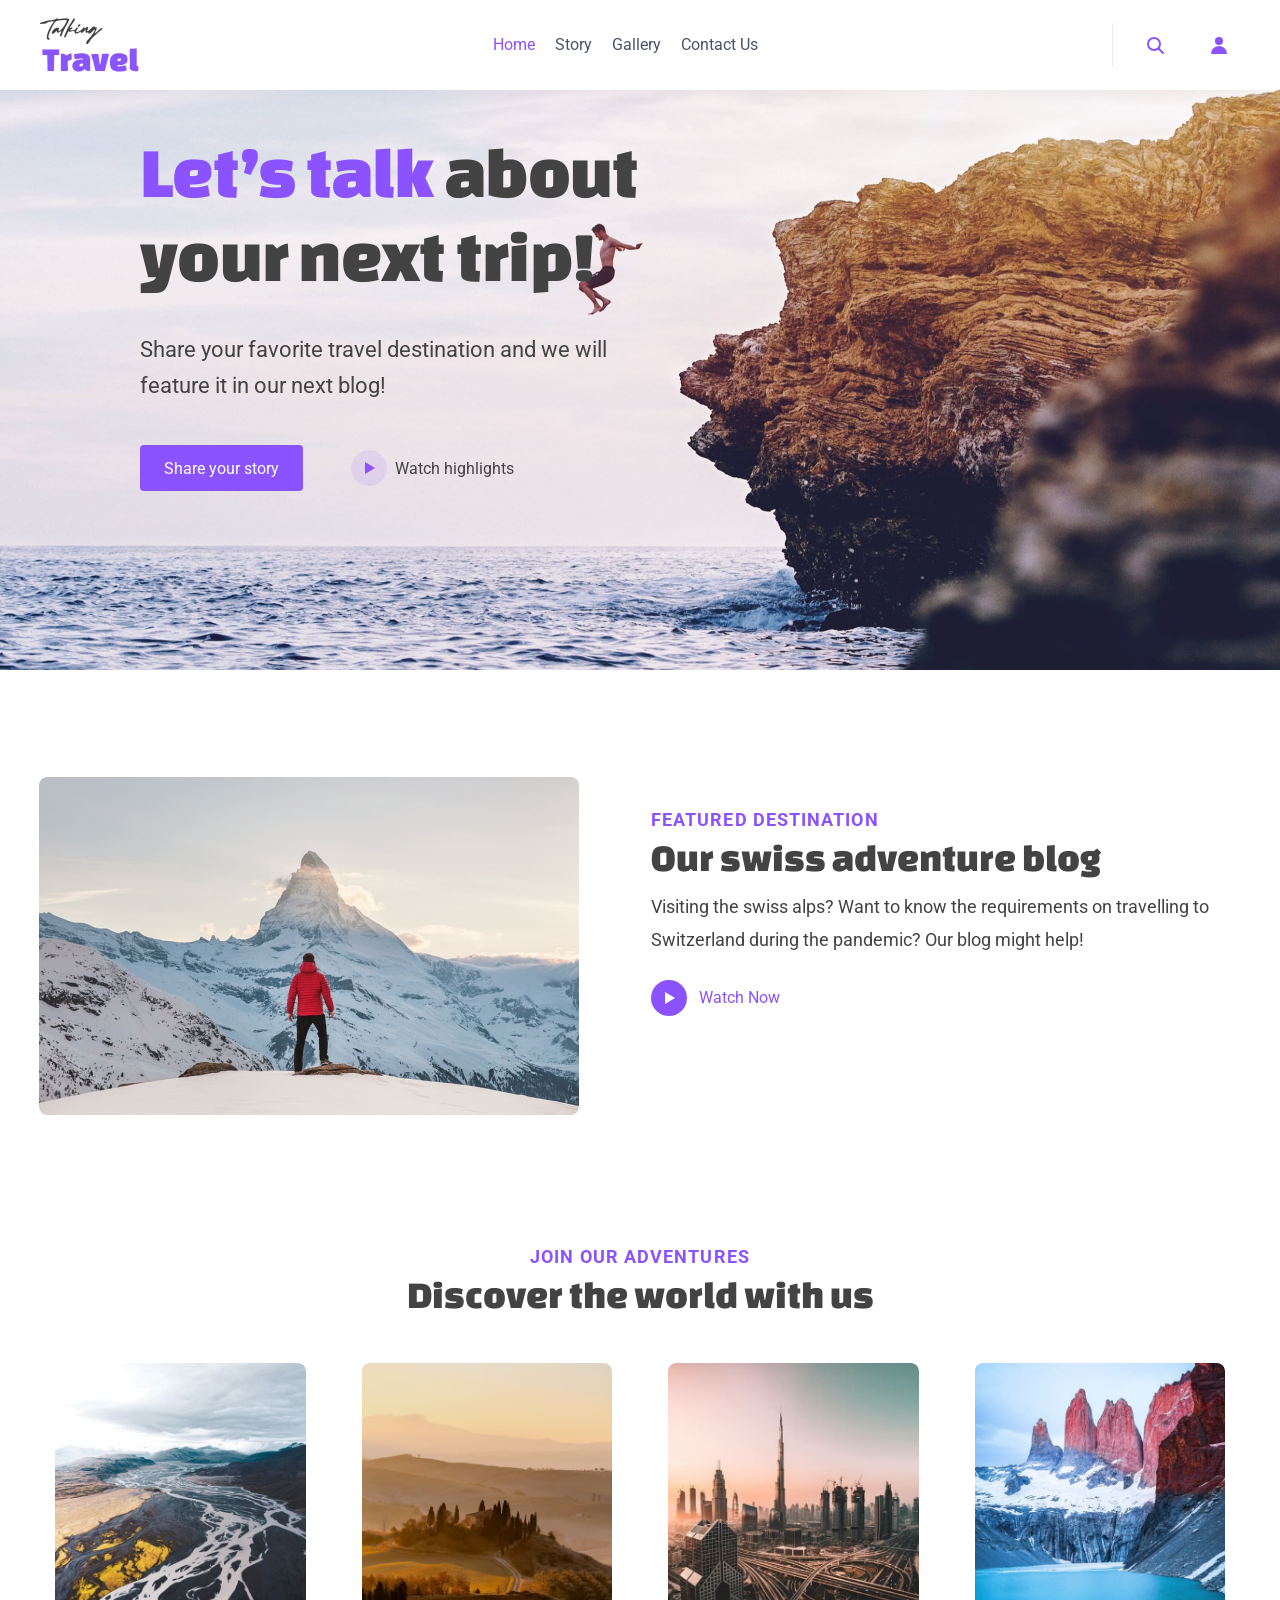
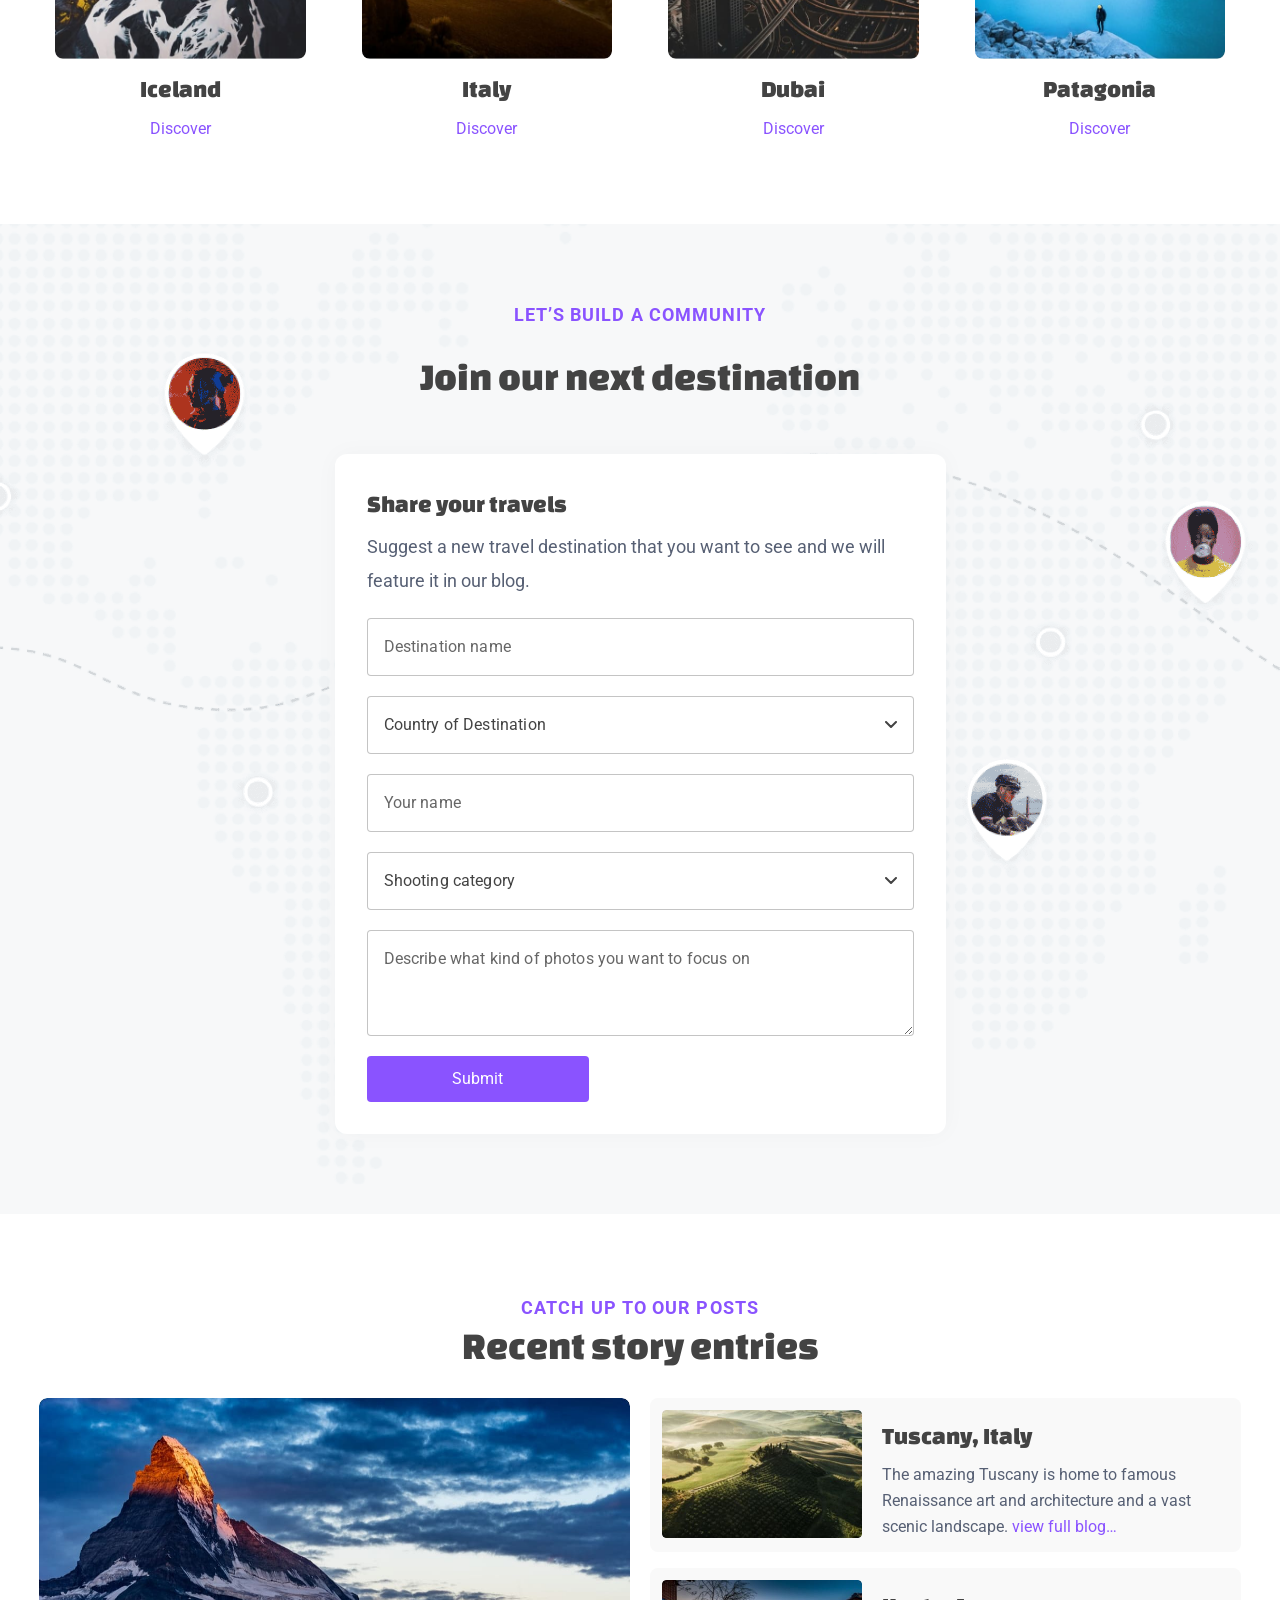
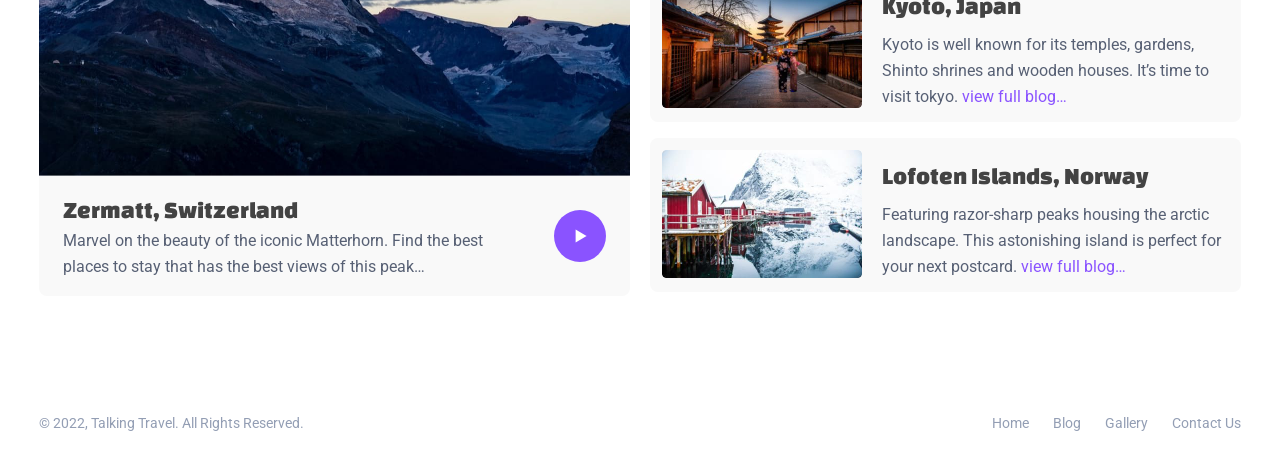
<file: index.html>
<!DOCTYPE html>
<html lang="ru">
<head>
  <meta charset="utf-8">
  <meta name="viewport" content="width=device-width, initial-scale=1">
  <title>Talking Travel — сообщество путешественников</title>
  <link rel="preconnect" href="https://fonts.googleapis.com">
  <link rel="preconnect" href="https://fonts.gstatic.com" crossorigin>
  <link href="https://fonts.googleapis.com/css2?family=Changa+One:ital@0;1&family=Roboto:ital,wght@0,400;0,700;1,400&display=swap" rel="stylesheet">
  <link rel="stylesheet" href="./css/style.css">
</head>
<body>
  <a class="skip-link" href="#main">Перейти к основному содержимому</a>

  <header class="site-header">
    <div class="container site-header__inner">
      <a class="logo" href="./index.html" aria-label="Talking Travel — на главную">
        <img class="logo__image" src="./img/logo.svg" alt="" width="100" height="64">
      </a>

      <nav class="site-nav" aria-label="Основная навигация">
        <ul class="site-nav__list">
          <li><a class="site-nav__link site-nav__link--active" href="./index.html" aria-current="page">Home</a></li>
          <li><a class="site-nav__link" href="./blog.html">Story</a></li>
          <li><a class="site-nav__link" href="#">Gallery</a></li>
          <li><a class="site-nav__link" href="#">Contact Us</a></li>
        </ul>
      </nav>

      <div class="site-header__actions">
        <button class="icon-button" type="button" aria-label="Поиск">
          <svg width="20" height="20" viewBox="0 0 20 20" fill="none" aria-hidden="true">
            <circle cx="9" cy="9" r="6" stroke="currentColor" stroke-width="2"/>
            <line x1="13.5" y1="13.5" x2="18" y2="18" stroke="currentColor" stroke-width="2" stroke-linecap="round"/>
          </svg>
        </button>
        <a class="icon-button" href="#" aria-label="Профиль">
          <svg width="24" height="24" viewBox="0 0 24 24" fill="none" aria-hidden="true">
            <circle cx="12" cy="8" r="4" fill="currentColor"/>
            <path d="M4 21c0-4.4 3.6-8 8-8s8 3.6 8 8" fill="currentColor"/>
          </svg>
        </a>
      </div>
    </div>
  </header>

  <main id="main">

    <section class="hero" aria-label="Главный баннер">
      <div class="hero__inner">
        <div class="hero__content">
          <h1 class="hero__title">
            <span class="hero__title-accent">Let’s talk</span>
            <span class="hero__title-dark">about your next trip!</span>
          </h1>
          <p class="hero__description">
            Share your favorite travel destination and we will feature it in our next blog!
          </p>
          <div class="hero__actions">
            <a class="button button--primary" href="#join">Share your story</a>
            <a class="button button--ghost" href="#">
              <span class="button__icon" aria-hidden="true">
                <svg width="20" height="20" viewBox="0 0 20 20" fill="none">
                  <path d="M6 4 L16 10 L6 16 Z" fill="currentColor"/>
                </svg>
              </span>
              Watch highlights
            </a>
          </div>
        </div>
        <div class="hero__media">
          <img class="hero__image" src="./img/hero.jpg" alt="" width="765" height="580">
        </div>
      </div>
    </section>

    <section class="featured" aria-label="Избранное направление">
      <div class="container featured__inner">
        <div class="featured__media">
          <img class="featured__image" src="./img/featured-swiss.jpg"
               alt="Путешественник на фоне горы Маттерхорн"
               width="540" height="338" loading="lazy">
        </div>
        <div class="featured__content">
          <p class="eyebrow">Featured destination</p>
          <h2 class="featured__title">Our swiss adventure blog</h2>
          <p class="featured__description">
            Visiting the swiss alps? Want to know the requirements on travelling to
            Switzerland during the pandemic? Our blog might help!
          </p>
          <a class="link-with-icon" href="./blog.html">
            <span class="link-with-icon__icon" aria-hidden="true">
              <svg width="20" height="20" viewBox="0 0 20 20" fill="none">
                <path d="M6 4 L16 10 L6 16 Z" fill="currentColor"/>
              </svg>
            </span>
            Watch Now
          </a>
        </div>
      </div>
    </section>

    <section class="destinations" aria-label="Направления">
      <div class="container">
        <p class="eyebrow eyebrow--center">Join our adventures</p>
        <h2 class="section-title section-title--center">Discover the world with us</h2>

        <ul class="card-grid">
          <li>
            <article class="card">
              <img class="card__image" src="./img/destination-iceland.jpg"
                   alt="Пейзаж Исландии" width="268" height="317" loading="lazy">
              <h3 class="card__title">Iceland</h3>
              <a class="card__link" href="#">Discover</a>
            </article>
          </li>
          <li>
            <article class="card">
              <img class="card__image" src="./img/destination-italy.jpg"
                   alt="Пейзаж Италии" width="268" height="317" loading="lazy">
              <h3 class="card__title">Italy</h3>
              <a class="card__link" href="#">Discover</a>
            </article>
          </li>
          <li>
            <article class="card">
              <img class="card__image" src="./img/destination-dubai.jpg"
                   alt="Панорама Дубая" width="268" height="317" loading="lazy">
              <h3 class="card__title">Dubai</h3>
              <a class="card__link" href="#">Discover</a>
            </article>
          </li>
          <li>
            <article class="card">
              <img class="card__image" src="./img/destination-patagonia.jpg"
                   alt="Горные вершины Патагонии" width="268" height="317" loading="lazy">
              <h3 class="card__title">Patagonia</h3>
              <a class="card__link" href="#">Discover</a>
            </article>
          </li>
        </ul>
      </div>
    </section>

    <section class="join" id="join" aria-label="Присоединиться">
      <div class="join__inner">
        <p class="eyebrow eyebrow--center">Let’s build a community</p>
        <h2 class="section-title section-title--center">Join our next destination</h2>

        <form class="join__form" action="#" method="post" novalidate>
          <div class="join__form-text">
            <h3 class="join__form-title">Share your travels</h3>
            <p class="join__form-description">
              Suggest a new travel destination that you want to see and we will
              feature it in our blog.
            </p>
          </div>

          <div class="field">
            <label class="visually-hidden" for="destination-name">Destination name</label>
            <input class="field__input" id="destination-name" name="destination-name"
                   type="text" placeholder="Destination name" autocomplete="off">
          </div>

          <div class="field field--select">
            <label class="visually-hidden" for="country">Country of Destination</label>
            <select class="field__input" id="country" name="country">
              <option value="">Country of Destination</option>
              <option value="is">Iceland</option>
              <option value="it">Italy</option>
              <option value="ae">United Arab Emirates</option>
              <option value="ar">Argentina</option>
              <option value="ch">Switzerland</option>
              <option value="jp">Japan</option>
              <option value="no">Norway</option>
              <option value="fr">France</option>
              <option value="de">Germany</option>
              <option value="es">Spain</option>
            </select>
          </div>

          <div class="field">
            <label class="visually-hidden" for="author-name">Your name</label>
            <input class="field__input" id="author-name" name="author-name"
                   type="text" placeholder="Your name" autocomplete="name">
          </div>

          <div class="field field--select">
            <label class="visually-hidden" for="shooting-category">Shooting category</label>
            <select class="field__input" id="shooting-category" name="shooting-category">
              <option value="">Shooting category</option>
              <option value="landscape">Landscape</option>
              <option value="portrait">Portrait</option>
              <option value="street">Street</option>
              <option value="architecture">Architecture</option>
              <option value="wildlife">Wildlife</option>
            </select>
          </div>

          <div class="field field--textarea">
            <label class="visually-hidden" for="description">
              Describe what kind of photos you want to focus on
            </label>
            <textarea class="field__input" id="description" name="description" rows="3"
                      placeholder="Describe what kind of photos you want to focus on"></textarea>
          </div>

          <button class="button button--primary join__submit" type="submit">Submit</button>
        </form>
      </div>
    </section>

    <section class="recent" aria-label="Последние записи">
      <div class="container">
        <p class="eyebrow eyebrow--center">Catch up to our posts</p>
        <h2 class="section-title section-title--center">Recent story entries</h2>

        <div class="recent__grid">
          <article class="post-card post-card--featured">
            <img class="post-card__image" src="./img/post-zermatt.jpg"
                 alt="Гора Маттерхорн в Церматте" width="560" height="358" loading="lazy">
            <div class="post-card__body">
              <div class="post-card__text">
                <h3 class="post-card__title">
                  <a class="post-card__link" href="./blog.html#post-zermatt">Zermatt, Switzerland</a>
                </h3>
                <p class="post-card__description">
                  Marvel on the beauty of the iconic Matterhorn. Find the best places
                  to stay that has the best views of this peak…
                </p>
              </div>
              <button class="play-button play-button--lg" type="button" aria-label="Воспроизвести видео о Церматте">
                <svg width="20" height="20" viewBox="0 0 20 20" fill="none" aria-hidden="true">
                  <path d="M6 4 L16 10 L6 16 Z" fill="currentColor"/>
                </svg>
              </button>
            </div>
          </article>

          <ul class="post-list">
            <li>
              <article class="post-card post-card--small">
                <img class="post-card__image" src="./img/post-tuscany.jpg"
                     alt="Пейзаж Тосканы" width="200" height="128" loading="lazy">
                <div class="post-card__text">
                  <h3 class="post-card__title">
                    <a class="post-card__link" href="./blog.html#post-tuscany">Tuscany, Italy</a>
                  </h3>
                  <p class="post-card__description">
                    The amazing Tuscany is home to famous Renaissance art and
                    architecture and a vast scenic landscape.
                    <a class="post-card__more" href="./blog.html#post-tuscany">view full blog…</a>
                  </p>
                </div>
              </article>
            </li>
            <li>
              <article class="post-card post-card--small">
                <img class="post-card__image" src="./img/post-kyoto.jpg"
                     alt="Улица Киото с традиционными домами" width="200" height="128" loading="lazy">
                <div class="post-card__text">
                  <h3 class="post-card__title">
                    <a class="post-card__link" href="./blog.html#post-kyoto">Kyoto, Japan</a>
                  </h3>
                  <p class="post-card__description">
                    Kyoto is well known for its temples, gardens, Shinto shrines and
                    wooden houses. It’s time to visit tokyo.
                    <a class="post-card__more" href="./blog.html#post-kyoto">view full blog…</a>
                  </p>
                </div>
              </article>
            </li>
            <li>
              <article class="post-card post-card--small">
                <img class="post-card__image" src="./img/post-lofoten.jpg"
                     alt="Острова Лофотен с заснеженными вершинами" width="200" height="128" loading="lazy">
                <div class="post-card__text">
                  <h3 class="post-card__title">
                    <a class="post-card__link" href="./blog.html#post-lofoten">Lofoten Islands, Norway</a>
                  </h3>
                  <p class="post-card__description">
                    Featuring razor-sharp peaks housing the arctic landscape. This
                    astonishing island is perfect for your next postcard.
                    <a class="post-card__more" href="./blog.html#post-lofoten">view full blog…</a>
                  </p>
                </div>
              </article>
            </li>
          </ul>
        </div>
      </div>
    </section>

  </main>

  <footer class="site-footer">
    <div class="container site-footer__inner">
      <p class="site-footer__copyright">© 2022, Talking Travel. All Rights Reserved.</p>
      <nav class="site-footer__nav" aria-label="Навигация в подвале">
        <ul class="site-footer__list">
          <li><a class="site-footer__link" href="./index.html">Home</a></li>
          <li><a class="site-footer__link" href="./blog.html">Blog</a></li>
          <li><a class="site-footer__link" href="#">Gallery</a></li>
          <li><a class="site-footer__link" href="#">Contact Us</a></li>
        </ul>
      </nav>
    </div>
  </footer>
</body>
</html>
</file>
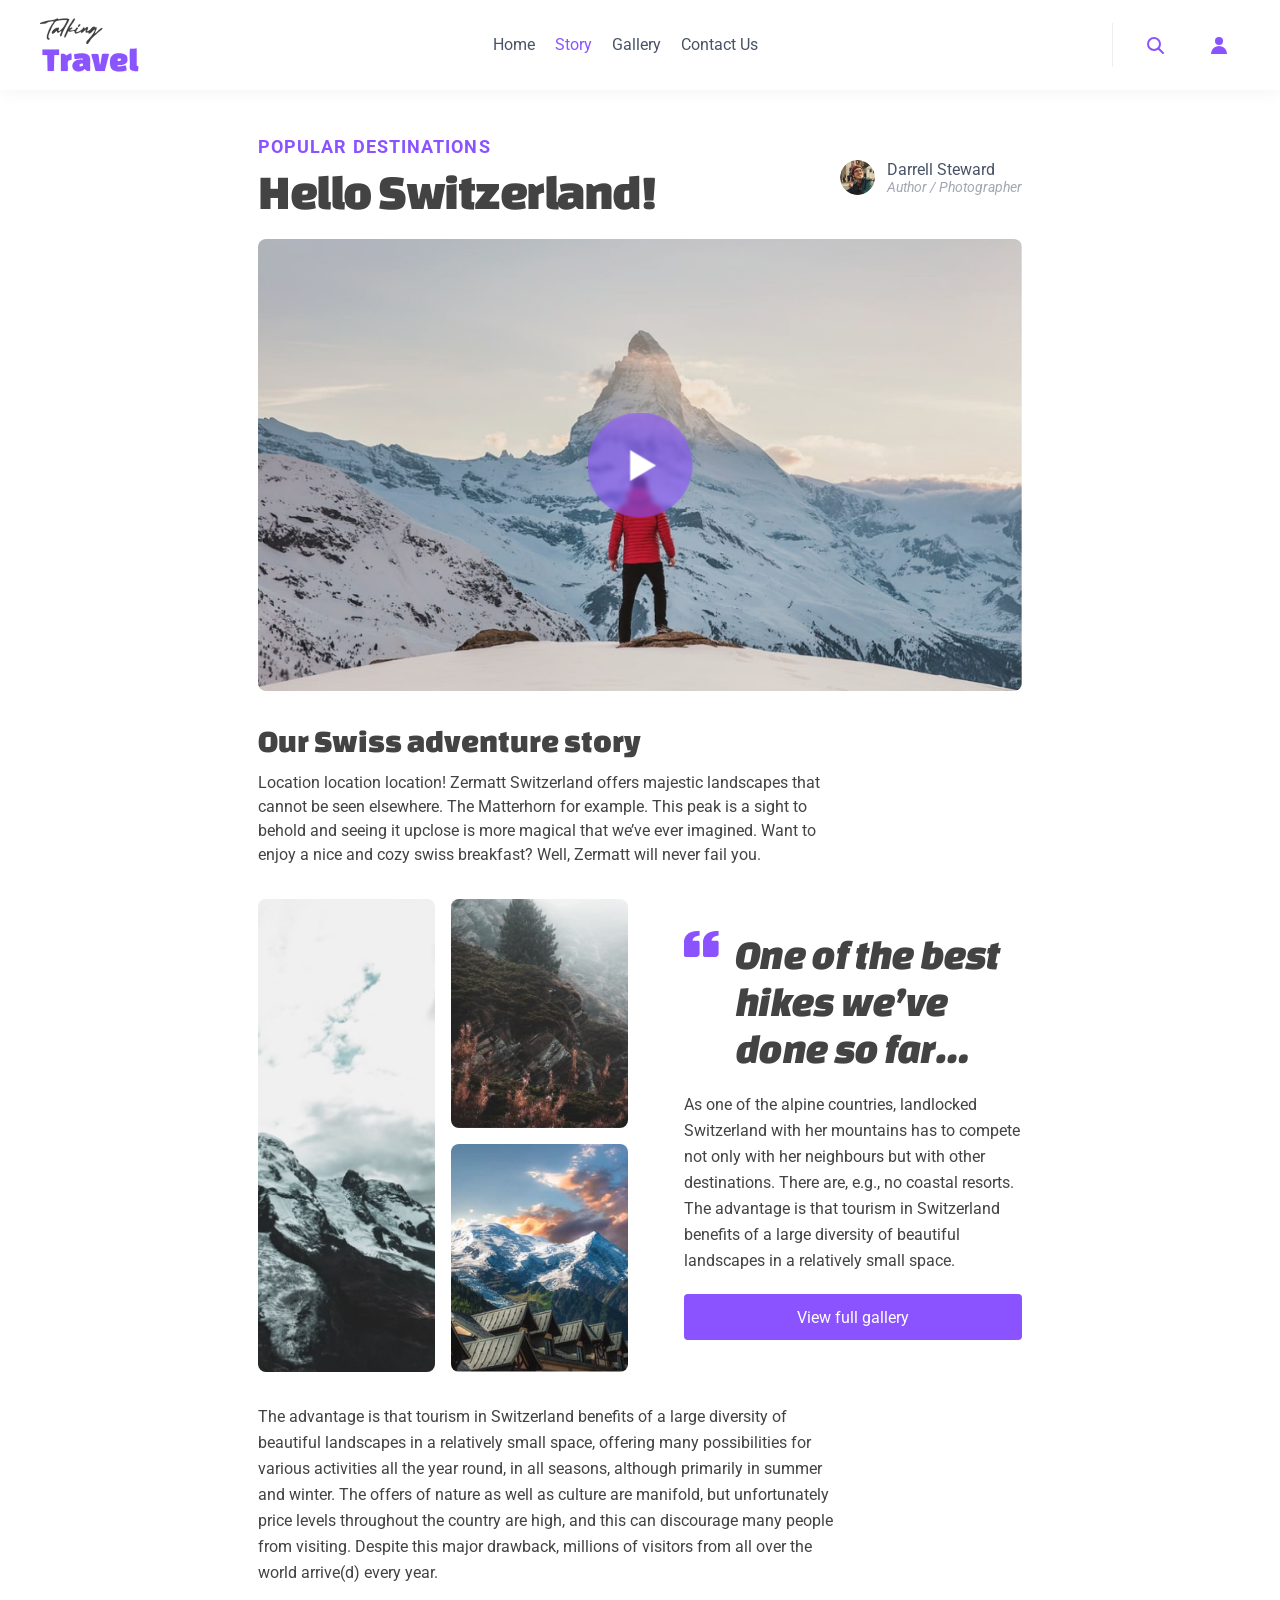
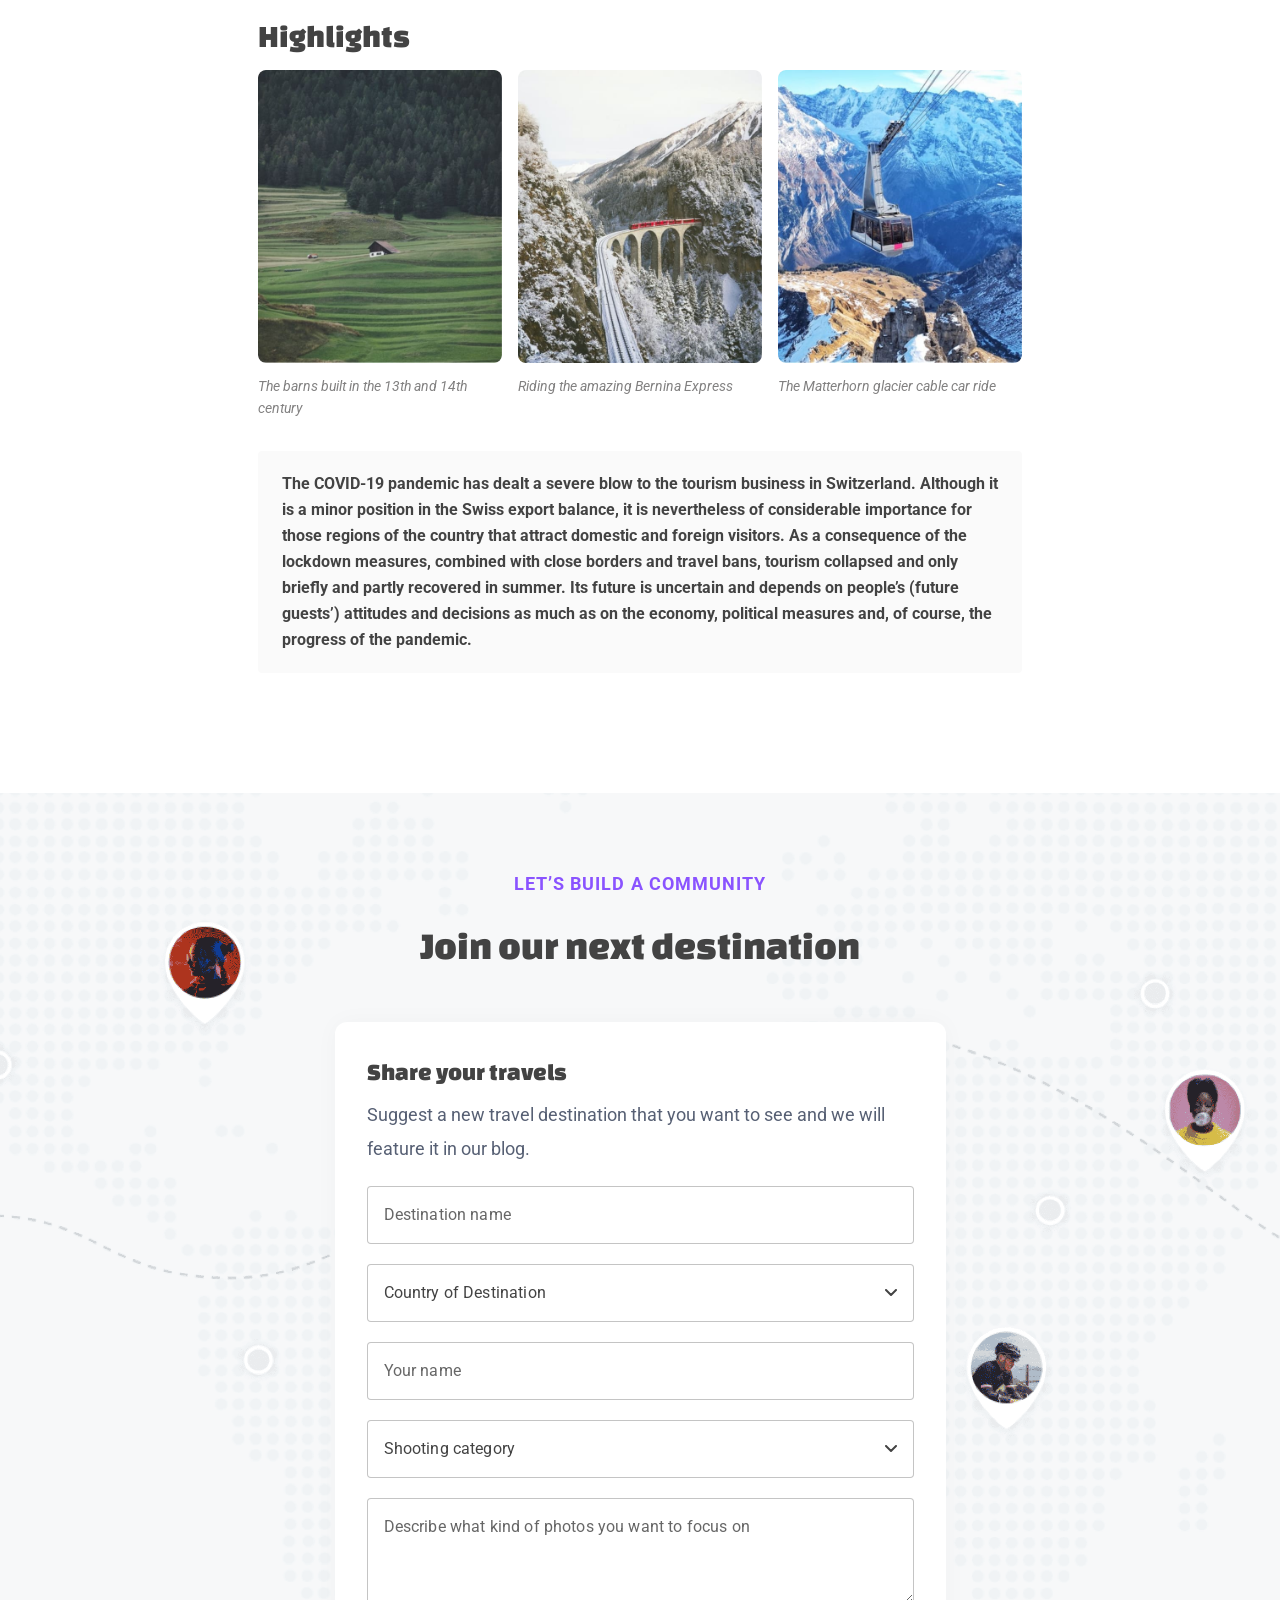
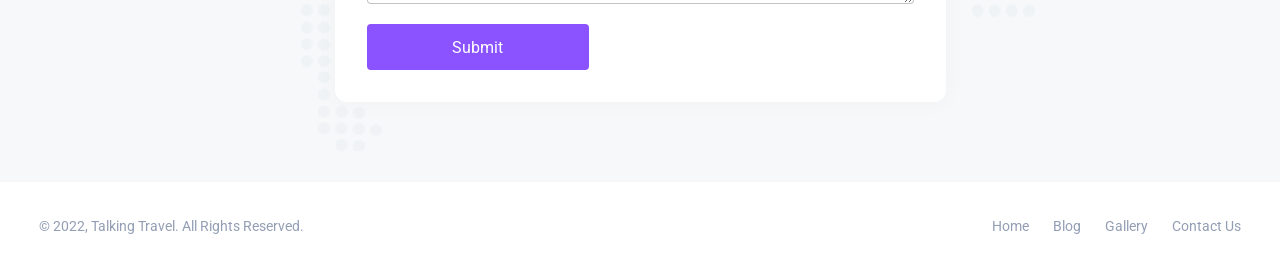
<file: blog.html>
<!DOCTYPE html>
<html lang="ru">
<head>
  <meta charset="utf-8">
  <meta name="viewport" content="width=device-width, initial-scale=1">
  <title>Hello Switzerland! — Talking Travel</title>
  <link rel="preconnect" href="https://fonts.googleapis.com">
  <link rel="preconnect" href="https://fonts.gstatic.com" crossorigin>
  <link href="https://fonts.googleapis.com/css2?family=Changa+One:ital@0;1&family=Roboto:ital,wght@0,400;0,700;1,400&display=swap" rel="stylesheet">
  <link rel="stylesheet" href="./css/style.css">
</head>
<body>
  <a class="skip-link" href="#main">Перейти к основному содержимому</a>

  <header class="site-header">
    <div class="container site-header__inner">
      <a class="logo" href="./index.html" aria-label="Talking Travel — на главную">
        <img class="logo__image" src="./img/logo.svg" alt="" width="100" height="64">
      </a>

      <nav class="site-nav" aria-label="Основная навигация">
        <ul class="site-nav__list">
          <li><a class="site-nav__link" href="./index.html">Home</a></li>
          <li><a class="site-nav__link site-nav__link--active" href="./blog.html" aria-current="page">Story</a></li>
          <li><a class="site-nav__link" href="#">Gallery</a></li>
          <li><a class="site-nav__link" href="#">Contact Us</a></li>
        </ul>
      </nav>

      <div class="site-header__actions">
        <button class="icon-button" type="button" aria-label="Поиск">
          <svg width="20" height="20" viewBox="0 0 20 20" fill="none" aria-hidden="true">
            <circle cx="9" cy="9" r="6" stroke="currentColor" stroke-width="2"/>
            <line x1="13.5" y1="13.5" x2="18" y2="18" stroke="currentColor" stroke-width="2" stroke-linecap="round"/>
          </svg>
        </button>
        <a class="icon-button" href="#" aria-label="Профиль">
          <svg width="24" height="24" viewBox="0 0 24 24" fill="none" aria-hidden="true">
            <circle cx="12" cy="8" r="4" fill="currentColor"/>
            <path d="M4 21c0-4.4 3.6-8 8-8s8 3.6 8 8" fill="currentColor"/>
          </svg>
        </a>
      </div>
    </div>
  </header>

  <main id="main">
    <article class="post">

      <header class="post__header">
        <div class="post__intro">
          <p class="eyebrow">Popular destinations</p>
          <h1 class="post__title">Hello Switzerland!</h1>
        </div>
        <div class="post__author">
          <img class="post__author-avatar" src="./img/author-darrell.jpg" alt="" width="35" height="35">
          <p class="post__author-text">
            <span class="post__author-name">Darrell Steward</span>
            <span class="post__author-role">Author / Photographer</span>
          </p>
        </div>
      </header>

      <figure class="post__media">
        <img class="post__image" src="./img/switzerland-hero.jpg"
             alt="Путешественник на фоне горы Маттерхорн" width="912" height="540">
        <figcaption class="visually-hidden">Видео: The Matterhorn</figcaption>
        <button class="play-button play-button--xl" type="button" aria-label="Воспроизвести видео о Маттерхорне">
          <svg width="52" height="52" viewBox="0 0 20 20" fill="none" aria-hidden="true">
            <path d="M6 4 L16 10 L6 16 Z" fill="currentColor"/>
          </svg>
        </button>
      </figure>

      <section class="post__clincher" aria-label="Вступление">
        <h2 class="post__clincher-title">Our Swiss adventure story</h2>
        <p>
          Location location location! Zermatt Switzerland offers majestic landscapes that
          cannot be seen elsewhere. The Matterhorn for example. This peak is a sight to
          behold and seeing it upclose is more magical that we’ve ever imagined.
          Want to enjoy a nice and cozy swiss breakfast? Well, Zermatt will never fail you.
        </p>
      </section>

      <section class="callout" aria-label="Цитата и галерея">
        <div class="callout__media">
          <img class="callout__image callout__image--tall" src="./img/swiss-winter.jpg"
               alt="Заснеженные склоны Швейцарии" width="220" height="481" loading="lazy">
          <img class="callout__image" src="./img/swiss-mountains.jpg"
               alt="Горные вершины Швейцарии" width="220" height="261" loading="lazy">
          <img class="callout__image" src="./img/swiss-sunset.jpg"
               alt="Закат в швейцарских Альпах" width="220" height="202" loading="lazy">
        </div>

        <div class="callout__content">
          <blockquote class="callout__quote">
            <img class="callout__quote-mark" src="./img/quotation.svg" alt="" width="35" height="26">
            <p>One of the best hikes we’ve done so far…</p>
          </blockquote>
          <p class="callout__text">
            As one of the alpine countries, landlocked Switzerland with her mountains has
            to compete not only with her neighbours but with other destinations. There are,
            e.g., no coastal resorts. The advantage is that tourism in Switzerland benefits
            of a large diversity of beautiful landscapes in a relatively small space.
          </p>
          <a class="button button--primary" href="#">View full gallery</a>
        </div>
      </section>

      <section class="post__conclusion" aria-label="Заключение">
        <p>
          The advantage is that tourism in Switzerland benefits of a large diversity of
          beautiful landscapes in a relatively small space, offering many possibilities
          for various activities all the year round, in all seasons, although primarily
          in summer and winter. The offers of nature as well as culture are manifold,
          but unfortunately price levels throughout the country are high, and this can
          discourage many people from visiting. Despite this major drawback, millions
          of visitors from all over the world arrive(d) every year.
        </p>
      </section>

      <section class="highlights" aria-label="Достопримечательности">
        <h2 class="highlights__title">Highlights</h2>
        <ul class="highlights__grid">
          <li>
            <figure class="highlight">
              <img class="highlight__image" src="./img/highlight-barns.jpg"
                   alt="Старинные амбары в швейцарских Альпах" width="289" height="347" loading="lazy">
              <figcaption class="highlight__caption">The barns built in the 13th and 14th century</figcaption>
            </figure>
          </li>
          <li>
            <figure class="highlight">
              <img class="highlight__image" src="./img/highlight-bernina.jpg"
                   alt="Поезд Bernina Express на виадуке" width="289" height="347" loading="lazy">
              <figcaption class="highlight__caption">Riding the amazing Bernina Express</figcaption>
            </figure>
          </li>
          <li>
            <figure class="highlight">
              <img class="highlight__image" src="./img/highlight-cablecar.jpg"
                   alt="Канатная дорога на Маттерхорн" width="289" height="347" loading="lazy">
              <figcaption class="highlight__caption">The Matterhorn glacier cable car ride</figcaption>
            </figure>
          </li>
        </ul>
      </section>

      <aside class="disclaimer" aria-label="Disclaimer">
        <p class="disclaimer__text">
          The COVID-19 pandemic has dealt a severe blow to the tourism business in
          Switzerland. Although it is a minor position in the Swiss export balance,
          it is nevertheless of considerable importance for those regions of the
          country that attract domestic and foreign visitors. As a consequence of
          the lockdown measures, combined with close borders and travel bans, tourism
          collapsed and only briefly and partly recovered in summer. Its future is
          uncertain and depends on people’s (future guests’) attitudes and decisions
          as much as on the economy, political measures and, of course, the progress
          of the pandemic.
        </p>
      </aside>

    </article>

    <section class="join" id="join" aria-label="Присоединиться">
      <div class="join__inner">
        <p class="eyebrow eyebrow--center">Let’s build a community</p>
        <h2 class="section-title section-title--center">Join our next destination</h2>

        <form class="join__form" action="#" method="post" novalidate>
          <div class="join__form-text">
            <h3 class="join__form-title">Share your travels</h3>
            <p class="join__form-description">
              Suggest a new travel destination that you want to see and we will
              feature it in our blog.
            </p>
          </div>

          <div class="field">
            <label class="visually-hidden" for="destination-name-blog">Destination name</label>
            <input class="field__input" id="destination-name-blog" name="destination-name"
                   type="text" placeholder="Destination name" autocomplete="off">
          </div>

          <div class="field field--select">
            <label class="visually-hidden" for="country-blog">Country of Destination</label>
            <select class="field__input" id="country-blog" name="country">
              <option value="">Country of Destination</option>
              <option value="is">Iceland</option>
              <option value="it">Italy</option>
              <option value="ae">United Arab Emirates</option>
              <option value="ar">Argentina</option>
              <option value="ch">Switzerland</option>
              <option value="jp">Japan</option>
              <option value="no">Norway</option>
              <option value="fr">France</option>
              <option value="de">Germany</option>
              <option value="es">Spain</option>
            </select>
          </div>

          <div class="field">
            <label class="visually-hidden" for="author-name-blog">Your name</label>
            <input class="field__input" id="author-name-blog" name="author-name"
                   type="text" placeholder="Your name" autocomplete="name">
          </div>

          <div class="field field--select">
            <label class="visually-hidden" for="shooting-category-blog">Shooting category</label>
            <select class="field__input" id="shooting-category-blog" name="shooting-category">
              <option value="">Shooting category</option>
              <option value="landscape">Landscape</option>
              <option value="portrait">Portrait</option>
              <option value="street">Street</option>
              <option value="architecture">Architecture</option>
              <option value="wildlife">Wildlife</option>
            </select>
          </div>

          <div class="field field--textarea">
            <label class="visually-hidden" for="description-blog">
              Describe what kind of photos you want to focus on
            </label>
            <textarea class="field__input" id="description-blog" name="description" rows="3"
                      placeholder="Describe what kind of photos you want to focus on"></textarea>
          </div>

          <button class="button button--primary join__submit" type="submit">Submit</button>
        </form>
      </div>
    </section>

  </main>

  <footer class="site-footer">
    <div class="container site-footer__inner">
      <p class="site-footer__copyright">© 2022, Talking Travel. All Rights Reserved.</p>
      <nav class="site-footer__nav" aria-label="Навигация в подвале">
        <ul class="site-footer__list">
          <li><a class="site-footer__link" href="./index.html">Home</a></li>
          <li><a class="site-footer__link" href="./blog.html">Blog</a></li>
          <li><a class="site-footer__link" href="#">Gallery</a></li>
          <li><a class="site-footer__link" href="#">Contact Us</a></li>
        </ul>
      </nav>
    </div>
  </footer>
</body>
</html>
</file>
<file: css/style.css>
:root {
  --container: 1202px;
  --container-narrow: 912px;
  --form-width: 611px;
  --grid-gap: 24px;

  --font-heading: 'Changa One', cursive;
  --font-body: 'Roboto', sans-serif;

  --step--1: 0.875rem;
  --step-0: 1rem;
  --step-1: 1.125rem;
  --step-2: 1.375rem;
  --step-3: 1.5rem;
  --step-4: 2rem;
  --step-5: 2.4375rem;
  --step-6: 4.5625rem;

  --tracking-tight: -0.01em;
  --tracking-tighter: -0.03em;
  --tracking-tightest: -0.04em;
  --tracking-wide: 0.06em;

  --leading-tight: 1.05;
  --leading-snug: 1.3;
  --leading-normal: 1.5;
  --leading-relaxed: 1.6;

  --color-accent: #8A53FF;
  --color-accent-hover: #7B45E8;
  --color-text: #434343;
  --color-text-muted: #576074;
  --color-text-nav: #495367;
  --color-text-faint: #939EB4;
  --color-text-faintest: #A2A7B1;
  --color-text-caption: #828181;
  --color-surface: #FFFFFF;
  --color-surface-alt: #F7F8F9;
  --color-surface-card: #F9F9F9;
  --color-surface-disclaimer: #FAFAFA;
  --color-border-light: #EEEEEE;
  --color-on-accent: #FFFFFF;
  --color-placeholder: rgba(0, 0, 0, 0.6);

  --space-0: 0.25rem;
  --space-1: 0.5rem;
  --space-2: 0.75rem;
  --space-3: 1rem;
  --space-4: 1.25rem;
  --space-5: 1.5rem;
  --space-6: 2rem;
  --space-7: 2.5rem;
  --space-8: 5rem;
  --space-9: 7.5rem;

  --radius-xs: 2px;
  --radius-sm: 4px;
  --radius-md: 8px;
  --radius-lg: 12px;
  --radius-full: 50%;

  --shadow-header: 0 4px 16px rgba(0, 0, 0, 0.04);
  --shadow-form: 0 0 24px rgba(0, 0, 0, 0.03);
  --border-input: 1px solid rgba(0, 0, 0, 0.23);
  --border-light: 1px solid #EEEEEE;
}

*,
*::before,
*::after {
  box-sizing: border-box;
}

* {
  margin: 0;
  padding: 0;
}

html {
  -webkit-text-size-adjust: 100%;
  scroll-behavior: smooth;
}

body {
  min-height: 100vh;
  font-family: var(--font-body);
  font-size: var(--step-0);
  line-height: var(--leading-normal);
  color: var(--color-text);
  background: var(--color-surface);
  -webkit-font-smoothing: antialiased;
}

img,
picture,
svg,
video {
  display: block;
  max-width: 100%;
  height: auto;
}

input,
button,
textarea,
select {
  font: inherit;
  color: inherit;
}

button {
  background: none;
  border: none;
  cursor: pointer;
}

ul,
ol {
  list-style: none;
}

a {
  color: inherit;
  text-decoration: none;
}

h1,
h2,
h3,
h4 {
  font-family: var(--font-heading);
  font-weight: 400;
  color: var(--color-text);
  line-height: var(--leading-tight);
}

h1 {
  font-size: var(--step-6);
  letter-spacing: var(--tracking-tight);
  color: var(--color-accent);
}

h2 {
  font-size: var(--step-5);
  line-height: 1.03;
}

h3 {
  font-size: var(--step-3);
  line-height: 1.5;
}

p {
  max-width: 65ch;
}

.visually-hidden {
  position: absolute;
  width: 1px;
  height: 1px;
  margin: -1px;
  padding: 0;
  overflow: hidden;
  clip-path: inset(50%);
  white-space: nowrap;
  border: 0;
}

.skip-link {
  position: absolute;
  top: -100px;
  left: var(--space-3);
  z-index: 1000;
  padding: var(--space-2) var(--space-4);
  background: var(--color-accent);
  color: var(--color-on-accent);
  border-radius: var(--radius-sm);
  transition: top 0.2s ease;
}

.skip-link:focus {
  top: var(--space-3);
}

:focus-visible {
  outline: 2px solid var(--color-accent);
  outline-offset: 2px;
  border-radius: var(--radius-xs);
}

.container {
  width: min(100% - 2 * var(--space-3), var(--container));
  margin-inline: auto;
}

.container--narrow {
  width: min(100% - 2 * var(--space-3), var(--container-narrow));
  margin-inline: auto;
}

.eyebrow {
  display: block;
  max-width: none;
  font-family: var(--font-body);
  font-size: var(--step-1);
  font-weight: 700;
  line-height: 21px;
  letter-spacing: var(--tracking-wide);
  text-transform: uppercase;
  color: var(--color-accent);
  margin-bottom: var(--space-1);
}

.eyebrow--center {
  text-align: center;
  margin-inline: auto;
}

.section-title {
  font-family: var(--font-heading);
  font-size: var(--step-5);
  font-weight: 400;
  line-height: 1.03;
  color: var(--color-text);
  margin-bottom: var(--space-6);
}

.section-title--center {
  text-align: center;
}

@media (prefers-reduced-motion: reduce) {
  *,
  *::before,
  *::after {
    animation-duration: 0.01ms !important;
    animation-iteration-count: 1 !important;
    transition-duration: 0.01ms !important;
    scroll-behavior: auto !important;
  }
}

.site-header {
  position: sticky;
  top: 0;
  z-index: 100;
  background: var(--color-surface);
  box-shadow: var(--shadow-header);
}

.site-header__inner {
  display: flex;
  align-items: center;
  justify-content: space-between;
  min-height: 90px;
  padding-block: var(--space-1);
}

.logo {
  flex-shrink: 0;
  display: inline-flex;
  align-items: center;
}

.logo__image {
  width: 100px;
  height: 64px;
}

.site-nav__list {
  display: flex;
  align-items: center;
  gap: var(--space-4);
}

.site-nav__link {
  display: inline-block;
  font-size: var(--step-0);
  line-height: 19px;
  color: var(--color-text-nav);
  transition: color 0.2s ease;
}

.site-nav__link:hover {
  color: var(--color-accent);
}

.site-nav__link--active {
  color: var(--color-accent);
}

.site-header__actions {
  display: flex;
  align-items: center;
  gap: var(--space-4);
  padding-left: var(--space-4);
  border-left: var(--border-light);
}

.icon-button {
  display: inline-flex;
  align-items: center;
  justify-content: center;
  width: 44px;
  height: 44px;
  border-radius: var(--radius-sm);
  color: var(--color-accent);
  transition: background-color 0.2s ease;
}

.icon-button:hover {
  background-color: rgba(138, 83, 255, 0.08);
}

.button {
  display: inline-flex;
  align-items: center;
  justify-content: center;
  gap: var(--space-1);
  min-height: 46px;
  padding: var(--space-2) var(--space-5);
  font-family: var(--font-body);
  font-size: var(--step-0);
  font-weight: 400;
  line-height: 19px;
  text-align: center;
  border-radius: var(--radius-sm);
  transition: background-color 0.2s ease, color 0.2s ease;
  cursor: pointer;
}

.button--primary {
  background: var(--color-accent);
  color: var(--color-on-accent);
}

.button--primary:hover {
  background: var(--color-accent-hover);
}

.button--ghost {
  background: transparent;
  color: var(--color-text);
}

.button--ghost:hover {
  background: rgba(138, 83, 255, 0.08);
  color: var(--color-accent);
}

.button__icon {
  display: inline-flex;
  align-items: center;
  justify-content: center;
  width: 36px;
  height: 36px;
  border-radius: var(--radius-full);
  background: rgba(138, 83, 255, 0.12);
  color: var(--color-accent);
}

.play-button {
  display: inline-flex;
  align-items: center;
  justify-content: center;
  width: 36px;
  height: 36px;
  border-radius: var(--radius-full);
  background: var(--color-accent);
  color: var(--color-on-accent);
  transition: background-color 0.2s ease, transform 0.2s ease;
}

.play-button:hover {
  background: var(--color-accent-hover);
  transform: scale(1.05);
}

.play-button--lg {
  width: 52px;
  height: 52px;
}

.play-button--lg svg {
  width: 22px;
  height: 22px;
}

.play-button--xl {
  width: 105px;
  height: 105px;
  background: rgba(138, 83, 255, 0.6);
  backdrop-filter: blur(2px);
}

.link-with-icon {
  display: inline-flex;
  align-items: center;
  gap: var(--space-2);
  font-size: var(--step-0);
  color: var(--color-accent);
  transition: color 0.2s ease;
}

.link-with-icon:hover {
  color: var(--color-accent-hover);
}

.link-with-icon__icon {
  display: inline-flex;
  align-items: center;
  justify-content: center;
  width: 36px;
  height: 36px;
  border-radius: var(--radius-full);
  background: var(--color-accent);
  color: var(--color-on-accent);
}

.hero {
  position: relative;
  overflow: hidden;
}

.hero__inner {
  display: flex;
  flex-direction: column;
  align-items: flex-start;
  padding: var(--space-7) var(--space-9) var(--space-7) 140px;
  max-width: 765px;
  min-height: 580px;
}

.hero__content {
  display: flex;
  flex-direction: column;
  gap: 34px;
  max-width: 505px;
}

.hero__title {
  font-size: var(--step-6);
  line-height: 84px;
  letter-spacing: var(--tracking-tight);
}

.hero__title-accent {
  color: var(--color-accent);
}

.hero__title-dark {
  color: var(--color-text);
}

.hero__description {
  font-size: var(--step-2);
  line-height: 36px;
  color: var(--color-text);
  max-width: 505px;
}

.hero__actions {
  display: flex;
  align-items: center;
  gap: var(--space-5);
  flex-wrap: wrap;
}

.hero__media {
  position: absolute;
  inset: 0;
  z-index: -1;
}

.hero__image {
  width: 100%;
  height: 100%;
  object-fit: cover;
}

.featured {
  padding-block: 107px;
  background: var(--color-surface);
}

.featured__inner {
  display: flex;
  align-items: flex-start;
  gap: var(--space-7);
}

.featured__media {
  flex: 0 0 auto;
  width: 540px;
}

.featured__image {
  width: 100%;
  border-radius: var(--radius-md);
}

.featured__content {
  flex: 1;
  padding: var(--space-6);
}

.featured__title {
  font-size: var(--step-5);
  line-height: 1.03;
  margin-bottom: var(--space-2);
}

.featured__description {
  font-size: var(--step-1);
  line-height: 33px;
  color: var(--color-text);
  margin-bottom: var(--space-5);
}

.destinations {
  padding-block: var(--space-5) 70px;
  background: var(--color-surface);
}

.card-grid {
  display: grid;
  grid-template-columns: repeat(auto-fit, minmax(260px, 1fr));
  gap: var(--grid-gap);
}

.card {
  display: flex;
  flex-direction: column;
  align-items: center;
  padding: var(--space-3);
  gap: var(--space-2);
  text-align: center;
}

.card__image {
  width: 100%;
  aspect-ratio: 268 / 317;
  object-fit: cover;
  border-radius: var(--radius-md);
}

.card__title {
  font-size: var(--step-3);
  line-height: 36px;
  color: var(--color-text);
}

.card__link {
  font-size: var(--step-0);
  line-height: 19px;
  color: var(--color-accent);
  transition: color 0.2s ease;
}

.card__link:hover {
  color: var(--color-accent-hover);
}

.join {
  position: relative;
  padding-block: var(--space-8);
  background-color: var(--color-surface-alt);
  background-image: url("../img/join-bg.png");
  background-repeat: no-repeat;
  background-position: center top;
  background-size: cover;
  overflow: hidden;
}

.join__inner {
  position: relative;
  display: flex;
  flex-direction: column;
  align-items: center;
  gap: var(--space-5);
}

.join__form {
  width: min(100%, var(--form-width));
  display: flex;
  flex-direction: column;
  gap: var(--space-4);
  padding: var(--space-6);
  background: var(--color-surface);
  border-radius: var(--radius-lg);
  box-shadow: var(--shadow-form);
}

.join__form-text {
  display: flex;
  flex-direction: column;
  gap: var(--space-1);
}

.join__form-title {
  font-size: var(--step-3);
  line-height: 36px;
  color: var(--color-text);
}

.join__form-description {
  font-size: var(--step-1);
  line-height: 34px;
  color: var(--color-text-muted);
}

.join__submit {
  align-self: flex-start;
  min-width: 222px;
}

.field {
  display: flex;
  flex-direction: column;
}

.field__input {
  width: 100%;
  min-height: 56px;
  padding: var(--space-3);
  font-size: var(--step-0);
  line-height: 24px;
  letter-spacing: 0.15px;
  color: var(--color-text);
  background: var(--color-surface);
  border: var(--border-input);
  border-radius: var(--radius-sm);
  transition: border-color 0.2s ease;
}

.field__input::placeholder {
  color: var(--color-placeholder);
}

.field__input:hover {
  border-color: var(--color-text-muted);
}

.field__input:focus {
  border-color: var(--color-accent);
  outline: none;
  box-shadow: 0 0 0 2px rgba(138, 83, 255, 0.15);
}

.field--select .field__input {
  appearance: none;
  -webkit-appearance: none;
  background-image: url("data:image/svg+xml,%3Csvg xmlns='http://www.w3.org/2000/svg' width='12' height='8' viewBox='0 0 12 8'%3E%3Cpath d='M1 1l5 5 5-5' stroke='%23434343' stroke-width='2' fill='none' stroke-linecap='round' stroke-linejoin='round'/%3E%3C/svg%3E");
  background-repeat: no-repeat;
  background-position: right 16px center;
  background-size: 12px 8px;
  padding-right: 44px;
}

.field--textarea .field__input {
  min-height: 102px;
  resize: vertical;
}

.recent {
  padding-block: 83px;
  background: var(--color-surface);
}

.recent__grid {
  display: grid;
  grid-template-columns: 1fr 1fr;
  gap: var(--space-4);
  align-items: start;
}

.post-card--featured {
  display: flex;
  flex-direction: column;
  background: var(--color-surface-card);
  border-radius: var(--radius-md);
  overflow: hidden;
}

.post-card--featured .post-card__image {
  width: 100%;
  aspect-ratio: 560 / 358;
  object-fit: cover;
  border-radius: var(--radius-md) var(--radius-md) 0 0;
}

.post-card--featured .post-card__body {
  display: flex;
  align-items: center;
  justify-content: space-between;
  gap: var(--space-5);
  padding: var(--space-3) var(--space-5);
}

.post-card--featured .post-card__text {
  flex: 1;
  min-width: 0;
}

.post-card--featured .post-card__title {
  font-size: var(--step-3);
  line-height: 36px;
}

.post-card--featured .play-button--lg {
  flex-shrink: 0;
}

.post-list {
  display: flex;
  flex-direction: column;
  gap: var(--space-3);
}

.post-card--small {
  display: flex;
  gap: var(--space-4);
  padding: var(--space-2);
  background: var(--color-surface-card);
  border-radius: var(--radius-md);
}

.post-card--small .post-card__image {
  flex: 0 0 200px;
  width: 200px;
  height: 128px;
  object-fit: cover;
  border-radius: var(--radius-sm);
}

.post-card--small .post-card__text {
  display: flex;
  flex-direction: column;
  gap: var(--space-1);
  padding-top: var(--space-1);
}

.post-card--small .post-card__title {
  font-size: var(--step-3);
  line-height: 36px;
}

.post-card__description {
  font-size: var(--step-0);
  line-height: 26px;
  color: var(--color-text-muted);
}

.post-card__link {
  color: inherit;
  transition: color 0.2s ease;
}

.post-card__link:hover {
  color: var(--color-accent);
}

.post-card__more {
  color: var(--color-accent);
}

.post {
  padding: 46px 258px var(--space-9);
  background: var(--color-surface);
}

.post__header {
  display: flex;
  align-items: center;
  justify-content: space-between;
  gap: var(--space-5);
  margin-bottom: var(--space-4);
}

.post__title {
  font-size: 50px;
  line-height: 54px;
  letter-spacing: var(--tracking-tighter);
  color: var(--color-text);
}

.post__author {
  display: flex;
  align-items: center;
  gap: var(--space-2);
  flex-shrink: 0;
}

.post__author-avatar {
  width: 35px;
  height: 35px;
  border-radius: var(--radius-full);
}

.post__author-text {
  display: flex;
  flex-direction: column;
}

.post__author-name {
  font-size: var(--step-0);
  line-height: 19px;
  color: var(--color-text-nav);
}

.post__author-role {
  font-size: var(--step--1);
  font-style: italic;
  line-height: 16px;
  color: var(--color-text-faintest);
}

.post__media {
  position: relative;
  margin-bottom: var(--space-6);
}

.post__image {
  width: 100%;
  aspect-ratio: 912 / 540;
  object-fit: cover;
  border-radius: var(--radius-md);
}

.post__media .play-button--xl {
  position: absolute;
  top: 50%;
  left: 50%;
  transform: translate(-50%, -50%);
}

.post__media .play-button--xl:hover {
  transform: translate(-50%, -50%) scale(1.05);
}

.post__clincher {
  margin-bottom: var(--space-6);
}

.post__clincher-title {
  font-size: var(--step-4);
  line-height: 36px;
  margin-bottom: var(--space-2);
}

.callout {
  display: grid;
  grid-template-columns: 1fr 1fr;
  gap: var(--space-5);
  margin-bottom: var(--space-6);
}

.callout__media {
  display: grid;
  grid-template-columns: 1fr 1fr;
  grid-template-rows: 1fr 1fr;
  gap: var(--space-3);
}

.callout__image {
  width: 100%;
  height: 100%;
  object-fit: cover;
  border-radius: var(--radius-md);
}

.callout__image--tall {
  grid-row: span 2;
}

.callout__content {
  display: flex;
  flex-direction: column;
  gap: var(--space-4);
  padding: var(--space-6) 0 var(--space-6) var(--space-6);
}

.callout__quote {
  display: flex;
  gap: var(--space-3);
  font-family: var(--font-heading);
  font-size: 42px;
  font-style: italic;
  line-height: 47px;
  letter-spacing: var(--tracking-tightest);
  color: var(--color-text);
}

.callout__quote-mark {
  flex-shrink: 0;
  width: 35px;
  height: 26px;
}

.callout__text {
  font-size: var(--step-0);
  line-height: 26px;
  color: var(--color-text);
}

.post__conclusion {
  margin-bottom: var(--space-6);
}

.post__conclusion p {
  font-size: var(--step-0);
  line-height: 26px;
  color: var(--color-text);
}

.highlights {
  margin-bottom: var(--space-6);
}

.highlights__title {
  font-size: var(--step-4);
  line-height: 36px;
  margin-bottom: var(--space-3);
}

.highlights__grid {
  display: grid;
  grid-template-columns: repeat(3, 1fr);
  gap: var(--space-3);
}

.highlight__image {
  width: 100%;
  aspect-ratio: 289 / 347;
  object-fit: cover;
  border-radius: var(--radius-md);
  margin-bottom: var(--space-2);
}

.highlight__caption {
  font-size: var(--step--1);
  font-style: italic;
  line-height: 22px;
  color: var(--color-text-caption);
}

.disclaimer {
  padding: var(--space-4) var(--space-5);
  background: var(--color-surface-disclaimer);
  border-radius: var(--radius-sm);
}

.disclaimer__text {
  font-size: var(--step-0);
  font-weight: 700;
  line-height: 26px;
  color: var(--color-text);
  max-width: none;
}

.site-footer {
  background: var(--color-surface);
  padding-block: var(--space-6);
}

.site-footer__inner {
  display: flex;
  align-items: center;
  justify-content: space-between;
  gap: var(--space-4);
}

.site-footer__copyright {
  font-size: var(--step--1);
  line-height: 16px;
  color: var(--color-text-faint);
}

.site-footer__list {
  display: flex;
  gap: var(--space-5);
}

.site-footer__link {
  font-size: var(--step--1);
  line-height: 16px;
  color: var(--color-text-faint);
  transition: color 0.2s ease;
}

.site-footer__link:hover {
  color: var(--color-accent);
}

@media (max-width: 48em) {
  .site-header__inner {
    flex-wrap: wrap;
    justify-content: space-between;
    padding-block: var(--space-2);
  }

  .site-nav {
    order: 3;
    flex-basis: 100%;
    margin-top: var(--space-2);
  }

  .site-nav__list {
    flex-wrap: wrap;
    gap: var(--space-3);
  }

  .site-header__actions {
    border-left: none;
    padding-left: 0;
  }

  .hero__inner {
    padding: var(--space-6) var(--space-3);
    min-height: auto;
  }

  .hero__title {
    font-size: var(--step-5);
    line-height: 1.05;
  }

  .hero__description {
    font-size: var(--step-1);
    line-height: 1.5;
  }

  .hero__media {
    position: relative;
    z-index: auto;
    margin-top: var(--space-5);
  }

  .hero__image {
    aspect-ratio: 4 / 3;
  }

  .featured {
    padding-block: var(--space-6);
  }

  .featured__inner {
    flex-direction: column;
    gap: var(--space-5);
  }

  .featured__media {
    width: 100%;
  }

  .featured__content {
    padding: 0;
  }

  .card-grid {
    grid-template-columns: 1fr;
  }

  .recent__grid {
    grid-template-columns: 1fr;
  }

  .post-card--small .post-card__image {
    flex-basis: 140px;
    width: 140px;
    height: 100px;
  }

  .post {
    padding: var(--space-5) var(--space-3);
  }

  .post__header {
    flex-direction: column;
    align-items: flex-start;
  }

  .post__title {
    font-size: var(--step-4);
    line-height: 1.1;
  }

  .callout {
    grid-template-columns: 1fr;
  }

  .callout__media {
    grid-template-columns: 1fr 1fr;
    grid-template-rows: auto auto;
  }

  .callout__image--tall {
    grid-row: span 2;
  }

  .callout__content {
    padding: 0;
  }

  .callout__quote {
    font-size: var(--step-4);
    line-height: 1.2;
  }

  .highlights__grid {
    grid-template-columns: 1fr;
  }

  .join {
    background-image: none;
  }

  .site-footer__inner {
    flex-direction: column;
    align-items: flex-start;
    gap: var(--space-3);
  }
  .site-footer__list {
    flex-wrap: wrap;
    gap: var(--space-3);
  }
}
</file>
